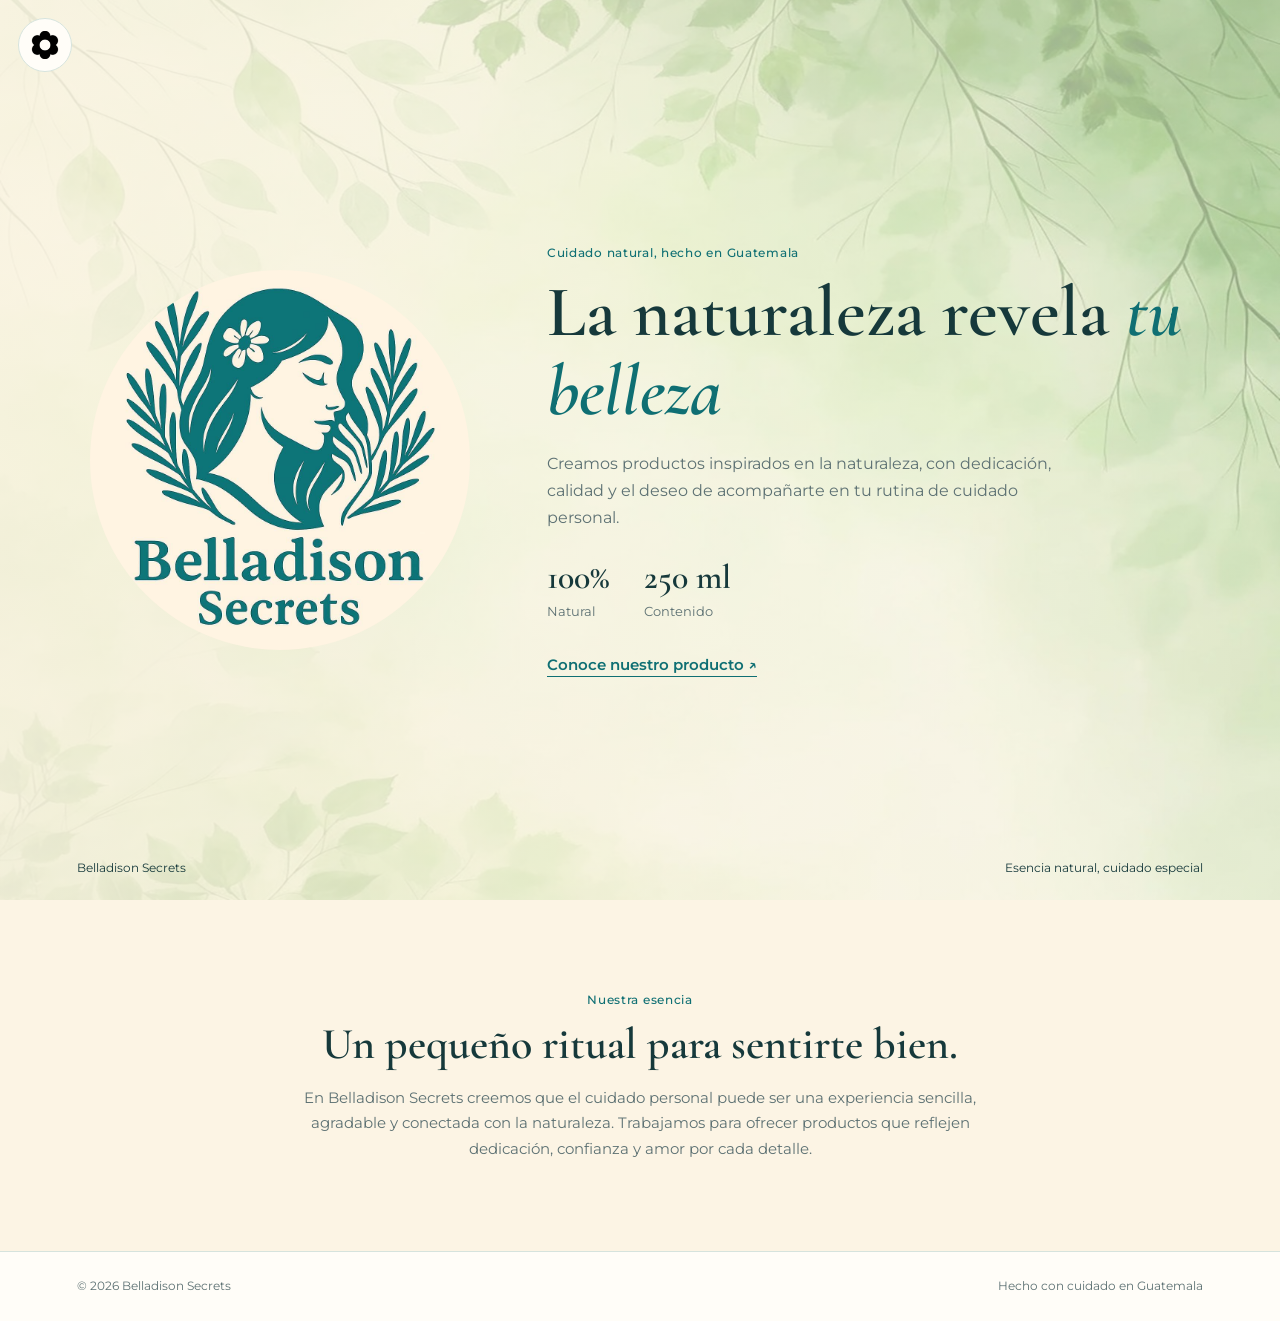
<file: index.html>
<!DOCTYPE html>
<html lang="es">

<head>
  <meta charset="UTF-8">
  <meta name="viewport" content="width=device-width, initial-scale=1.0">
  <title>Belladison Secrets | Inicio</title>
  <link rel="stylesheet" href="estilos/principal.css">
  <link rel="preconnect" href="https://fonts.googleapis.com">
  <link rel="preconnect" href="https://fonts.gstatic.com" crossorigin>
  <link
    href="https://fonts.googleapis.com/css2?family=Cormorant+Garamond:wght@400;500;600;700&family=Montserrat:wght@300;400;500;600&display=swap"
    rel="stylesheet">
</head>

<body>
  <button class="menu-toggle" id="menuToggle" aria-label="Abrir menú" aria-expanded="false"><img
      src="imagenes/flor-menu.jpeg" alt=""></button>
  <div class="menu-overlay" id="menuOverlay"></div>
  <aside class="side-menu" id="sideMenu" aria-label="Menú principal">
    <div class="menu-brand"><img src="imagenes/logo-belladison.jpeg" alt="">
      <p>Belladison <em>Secrets</em></p>
    </div>
    <nav class="menu-links">
      <a href="paginas/producto.html">Producto</a><a href="paginas/info-general.html">Info general</a><a
        href="paginas/equipo.html">Equipo de trabajo</a>
      <a href="paginas/ventas.html">Sitio de ventas</a><a href="paginas/fundamento-ambiental.html">Fundamento
        ambiental</a><a href="paginas/ubicacion.html">Ubicación y contacto</a>
    </nav>
    <div class="menu-contact">
      <h3>Contáctanos</h3>
      <a href="tel:+50278822030">PBX +502 7882-2030</a><a href="https://wa.me/50278822030" target="_blank"
        rel="noopener">WhatsApp +502 7882-2030</a>
    </div>
    <p class="menu-note">Belleza natural, cuidado consciente.</p>
  </aside>
  <main>
    <section class="hero">
      <div class="hero-wash"></div>
      <div class="hero-content">
        <div class="hero-logo-area"><img class="hero-logo" src="imagenes/logo-belladison.jpeg"
            alt="Logo de Belladison Secrets"
            onerror="this.style.display='none';document.getElementById('logoFallback').style.display='block'">
          <div class="logo-fallback" id="logoFallback">Belladison Secrets</div>
        </div>
        <div class="hero-copy">
          <p class="eyebrow">Cuidado natural, hecho en Guatemala</p>
          <h1>La naturaleza revela <em>tu belleza</em></h1>
          <p class="hero-description">Creamos productos inspirados en la naturaleza, con dedicación, calidad y el deseo
            de acompañarte en tu rutina de cuidado personal.</p>
          <div class="product-facts">
            <div><strong>100%</strong><span>Natural</span></div>
            <div><strong>250 ml</strong><span>Contenido</span></div>
          </div>
          <a class="text-link" href="paginas/producto.html">Conoce nuestro producto ↗</a>
        </div>
      </div>
      <div class="hero-caption"><span>Belladison Secrets</span><span>Esencia natural, cuidado especial</span></div>
    </section>
    <section class="intro-section">
      <p class="eyebrow">Nuestra esencia</p>
      <h2>Un pequeño ritual para sentirte bien.</h2>
      <p>En Belladison Secrets creemos que el cuidado personal puede ser una experiencia sencilla, agradable y conectada
        con la naturaleza. Trabajamos para ofrecer productos que reflejen dedicación, confianza y amor por cada detalle.
      </p>
    </section>
  </main>
  <footer class="site-footer"><span>© <span class="current-year"></span> Belladison Secrets</span><span>Hecho con
      cuidado en Guatemala</span></footer>
  <script src="js/script.js"></script>
</body>

</html>
</file>
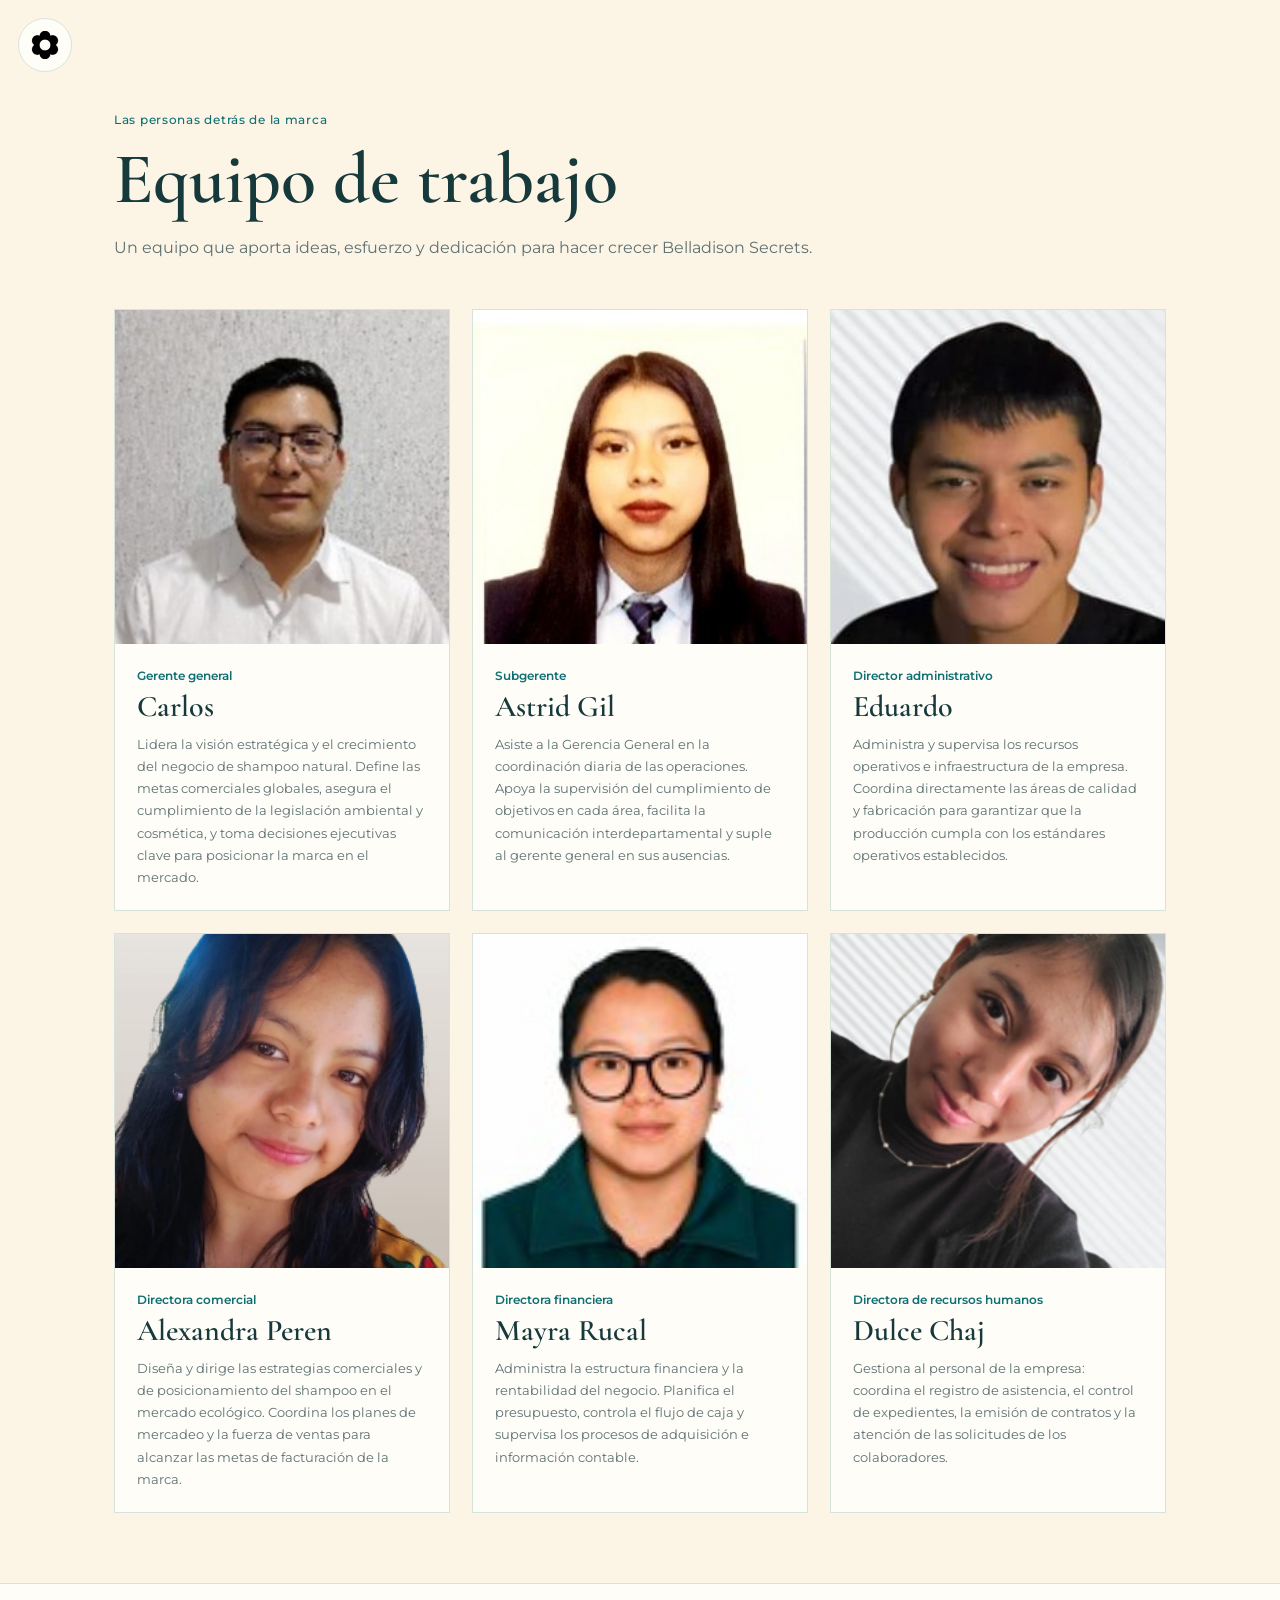
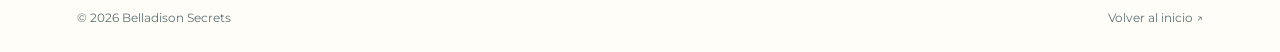
<file: paginas/equipo.html>
<!DOCTYPE html>
<html lang="es">

<head>
  <meta charset="UTF-8">
  <meta name="viewport" content="width=device-width, initial-scale=1.0">
  <title>Equipo de trabajo | Belladison Secrets</title>
  <link rel="stylesheet" href="../estilos/principal.css">
  <link rel="preconnect" href="https://fonts.googleapis.com">
  <link rel="preconnect" href="https://fonts.gstatic.com" crossorigin>
  <link
    href="https://fonts.googleapis.com/css2?family=Cormorant+Garamond:wght@400;500;600;700&family=Montserrat:wght@300;400;500;600&display=swap"
    rel="stylesheet">
</head>

<body class="inner-page">
  <button class="menu-toggle" id="menuToggle" aria-label="Abrir menú" aria-expanded="false"><img
      src="../imagenes/flor-menu.jpeg" alt=""></button>
  <div class="menu-overlay" id="menuOverlay"></div>
  <aside class="side-menu" id="sideMenu" aria-label="Menú principal">
    <div class="menu-brand"><img src="../imagenes/logo-belladison.jpeg" alt="">
      <p>Belladison <em>Secrets</em></p>
    </div>
    <nav class="menu-links">
      <a href="producto.html">Producto</a><a href="info-general.html">Info general</a><a href="equipo.html">Equipo de
        trabajo</a>
      <a href="ventas.html">Sitio de ventas</a><a href="fundamento-ambiental.html">Fundamento ambiental</a><a
        href="ubicacion.html">Ubicación y contacto</a>
    </nav>
    <div class="menu-contact">
      <h3>Contáctanos</h3>
      <a href="tel:+50278822030">PBX +502 7882-2030</a><a href="https://wa.me/50278822030" target="_blank"
        rel="noopener">WhatsApp +502 7882-2030</a>
    </div>
    <p class="menu-note">Belleza natural, cuidado consciente.</p>
  </aside>
  <main class="page-main">
    <section class="page-heading">
      <p class="eyebrow">Las personas detrás de la marca</p>
      <h1>Equipo de trabajo</h1>
      <p>Un equipo que aporta ideas, esfuerzo y dedicación para hacer crecer Belladison Secrets.</p>
    </section>
    <section class="team-grid">
      <article class="team-card">
        <div class="team-photo"><img src="../imagenes/equipo-carlos.jpg" alt="Foto de Carlos"
            onerror="this.style.display='none';this.nextElementSibling.style.display='grid'"><span
            class="image-placeholder">Foto de Carlos</span></div>
        <div class="team-copy">
          <p class="team-role">Gerente general</p>
          <h2>Carlos</h2>
          <p>Lidera la visión estratégica y el crecimiento del negocio de shampoo natural. Define las metas comerciales
            globales, asegura el cumplimiento de la legislación ambiental y cosmética, y toma decisiones ejecutivas
            clave para posicionar la marca en el mercado.</p>
        </div>
      </article>
      <article class="team-card">
        <div class="team-photo"><img src="../imagenes/equipo-astrid.jpg" alt="Foto de Astrid Méndez"
            onerror="this.style.display='none';this.nextElementSibling.style.display='grid'"><span
            class="image-placeholder">Foto de Astrid Méndez</span></div>
        <div class="team-copy">
          <p class="team-role">Subgerente</p>
          <h2>Astrid Gil</h2>
          <p>Asiste a la Gerencia General en la coordinación diaria de las operaciones. Apoya la supervisión del
            cumplimiento de objetivos en cada área, facilita la comunicación interdepartamental y suple al gerente
            general en sus ausencias.</p>
        </div>
      </article>
      <article class="team-card">
        <div class="team-photo"><img src="../imagenes/WhatsApp Image 2026-10-21 at 19.44.44.jpeg" alt="Foto de Eduardo"
            onerror="this.style.display='none';this.nextElementSibling.style.display='grid'"><span
            class="image-placeholder">Foto de Eduardo</span></div>
        <div class="team-copy">
          <p class="team-role">Director administrativo</p>
          <h2>Eduardo</h2>
          <p>Administra y supervisa los recursos operativos e infraestructura de la empresa. Coordina directamente las
            áreas de calidad y fabricación para garantizar que la producción cumpla con los estándares operativos
            establecidos.</p>
        </div>
      </article>
      <article class="team-card">
        <div class="team-photo"><img src="../imagenes/equipo-alexandra.png" alt="Foto de Alexandra Peren"
            onerror="this.style.display='none';this.nextElementSibling.style.display='grid'"><span
            class="image-placeholder">Foto de Alexandra Peren</span></div>
        <div class="team-copy">
          <p class="team-role">Directora comercial</p>
          <h2>Alexandra Peren</h2>
          <p>Diseña y dirige las estrategias comerciales y de posicionamiento del shampoo en el mercado ecológico.
            Coordina los planes de mercadeo y la fuerza de ventas para alcanzar las metas de facturación de la marca.
          </p>
        </div>
      </article>
      <article class="team-card">
        <div class="team-photo"><img src="../imagenes/equipo-mayra.jpg" alt="Foto de Mayra Rukal"
            onerror="this.style.display='none';this.nextElementSibling.style.display='grid'"><span
            class="image-placeholder">Foto de Mayra Rucal</span></div>
        <div class="team-copy">
          <p class="team-role">Directora financiera</p>
          <h2>Mayra Rucal</h2>
          <p>Administra la estructura financiera y la rentabilidad del negocio. Planifica el presupuesto, controla el
            flujo de caja y supervisa los procesos de adquisición e información contable.</p>
        </div>
      </article>
      <article class="team-card">
        <div class="team-photo"><img src="../imagenes/equipo-dulce.png" alt="Foto de Dulce Chaj"
            onerror="this.style.display='none';this.nextElementSibling.style.display='grid'"><span
            class="image-placeholder">Foto de Dulce Chaj</span></div>
        <div class="team-copy">
          <p class="team-role">Directora de recursos humanos</p>
          <h2>Dulce Chaj</h2>
          <p>Gestiona al personal de la empresa: coordina el registro de asistencia, el control de expedientes, la
            emisión de contratos y la atención de las solicitudes de los colaboradores.</p>
        </div>
      </article>
    </section>
  </main>
  <footer class="site-footer"><span>© <span class="current-year"></span> Belladison Secrets</span><a
      href="../index.html">Volver al inicio ↗</a></footer>
  <script src="../js/script.js"></script>
</body>

</html>
</file>
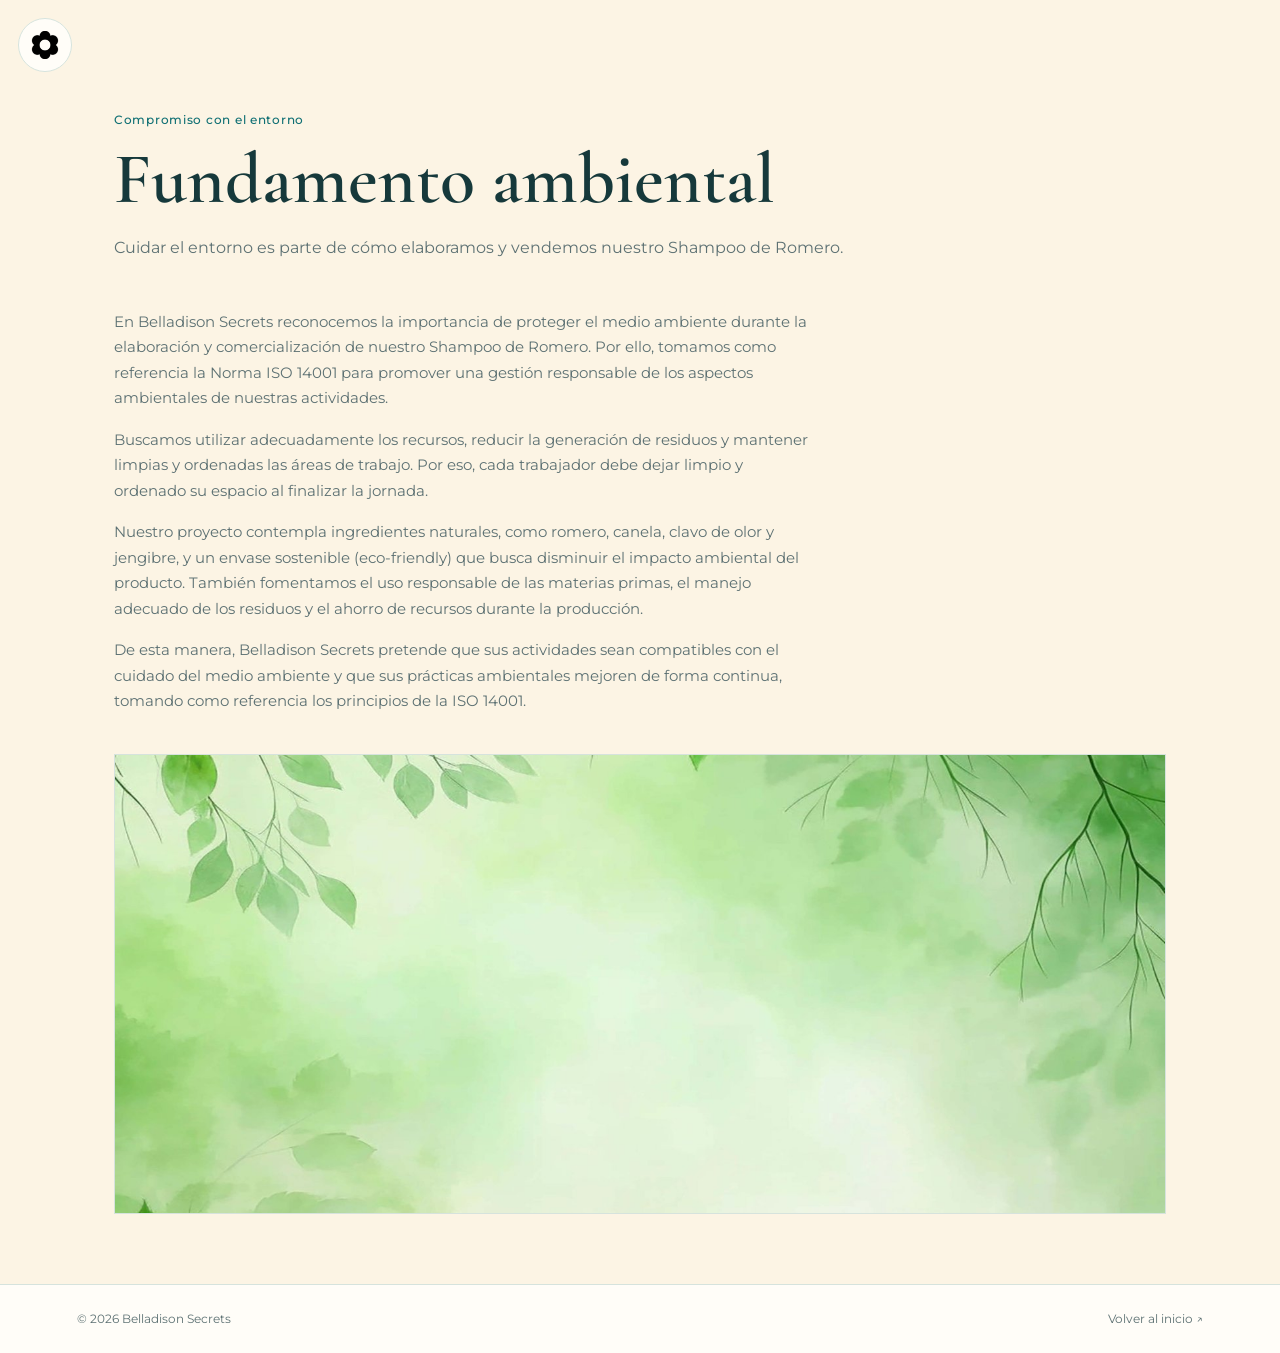
<file: paginas/fundamento-ambiental.html>
<!DOCTYPE html>
<html lang="es">

<head>
  <meta charset="UTF-8">
  <meta name="viewport" content="width=device-width, initial-scale=1.0">
  <title>Fundamento ambiental | Belladison Secrets</title>
  <link rel="stylesheet" href="../estilos/principal.css">
  <link rel="preconnect" href="https://fonts.googleapis.com">
  <link rel="preconnect" href="https://fonts.gstatic.com" crossorigin>
  <link
    href="https://fonts.googleapis.com/css2?family=Cormorant+Garamond:wght@400;500;600;700&family=Montserrat:wght@300;400;500;600&display=swap"
    rel="stylesheet">
</head>

<body class="inner-page">
  <button class="menu-toggle" id="menuToggle" aria-label="Abrir menú" aria-expanded="false"><img
      src="../imagenes/flor-menu.jpeg" alt=""></button>
  <div class="menu-overlay" id="menuOverlay"></div>
  <aside class="side-menu" id="sideMenu" aria-label="Menú principal">
    <div class="menu-brand"><img src="../imagenes/logo-belladison.jpeg" alt="">
      <p>Belladison <em>Secrets</em></p>
    </div>
    <nav class="menu-links">
      <a href="producto.html">Producto</a><a href="info-general.html">Info general</a><a href="equipo.html">Equipo de
        trabajo</a>
      <a href="ventas.html">Sitio de ventas</a><a href="fundamento-ambiental.html">Fundamento ambiental</a><a
        href="ubicacion.html">Ubicación y contacto</a>
    </nav>
    <div class="menu-contact">
      <h3>Contáctanos</h3>
      <a href="tel:+50278822030">PBX +502 7882-2030</a><a href="https://wa.me/50278822030" target="_blank"
        rel="noopener">WhatsApp +502 7882-2030</a>
    </div>
    <p class="menu-note">Belleza natural, cuidado consciente.</p>
  </aside>
  <main class="page-main">
    <section class="page-heading">
      <p class="eyebrow">Compromiso con el entorno</p>
      <h1>Fundamento ambiental</h1>
      <p>Cuidar el entorno es parte de cómo elaboramos y vendemos nuestro Shampoo de Romero.</p>
    </section>
    <section class="prose">
      <p>En Belladison Secrets reconocemos la importancia de proteger el medio ambiente durante la elaboración y
        comercialización de nuestro Shampoo de Romero. Por ello, tomamos como referencia la Norma ISO 14001 para
        promover una gestión responsable de los aspectos ambientales de nuestras actividades.</p>
      <p>Buscamos utilizar adecuadamente los recursos, reducir la generación de residuos y mantener limpias y ordenadas
        las áreas de trabajo. Por eso, cada trabajador debe dejar limpio y ordenado su espacio al finalizar la jornada.
      </p>
      <p>Nuestro proyecto contempla ingredientes naturales, como romero, canela, clavo de olor y jengibre, y un envase
        sostenible (eco-friendly) que busca disminuir el impacto ambiental del producto. También fomentamos el uso
        responsable de las materias primas, el manejo adecuado de los residuos y el ahorro de recursos durante la
        producción.</p>
      <p>De esta manera, Belladison Secrets pretende que sus actividades sean compatibles con el cuidado del medio
        ambiente y que sus prácticas ambientales mejoren de forma continua, tomando como referencia los principios de la
        ISO 14001.</p>
    </section>
    <section class="environment-image"><img src="../imagenes/fondo.jpg" alt="Hojas verdes sobre fondo suave"></section>
  </main>
  <footer class="site-footer"><span>© <span class="current-year"></span> Belladison Secrets</span><a
      href="../index.html">Volver al inicio ↗</a></footer>
  <script src="../js/script.js"></script>
</body>

</html>
</file>
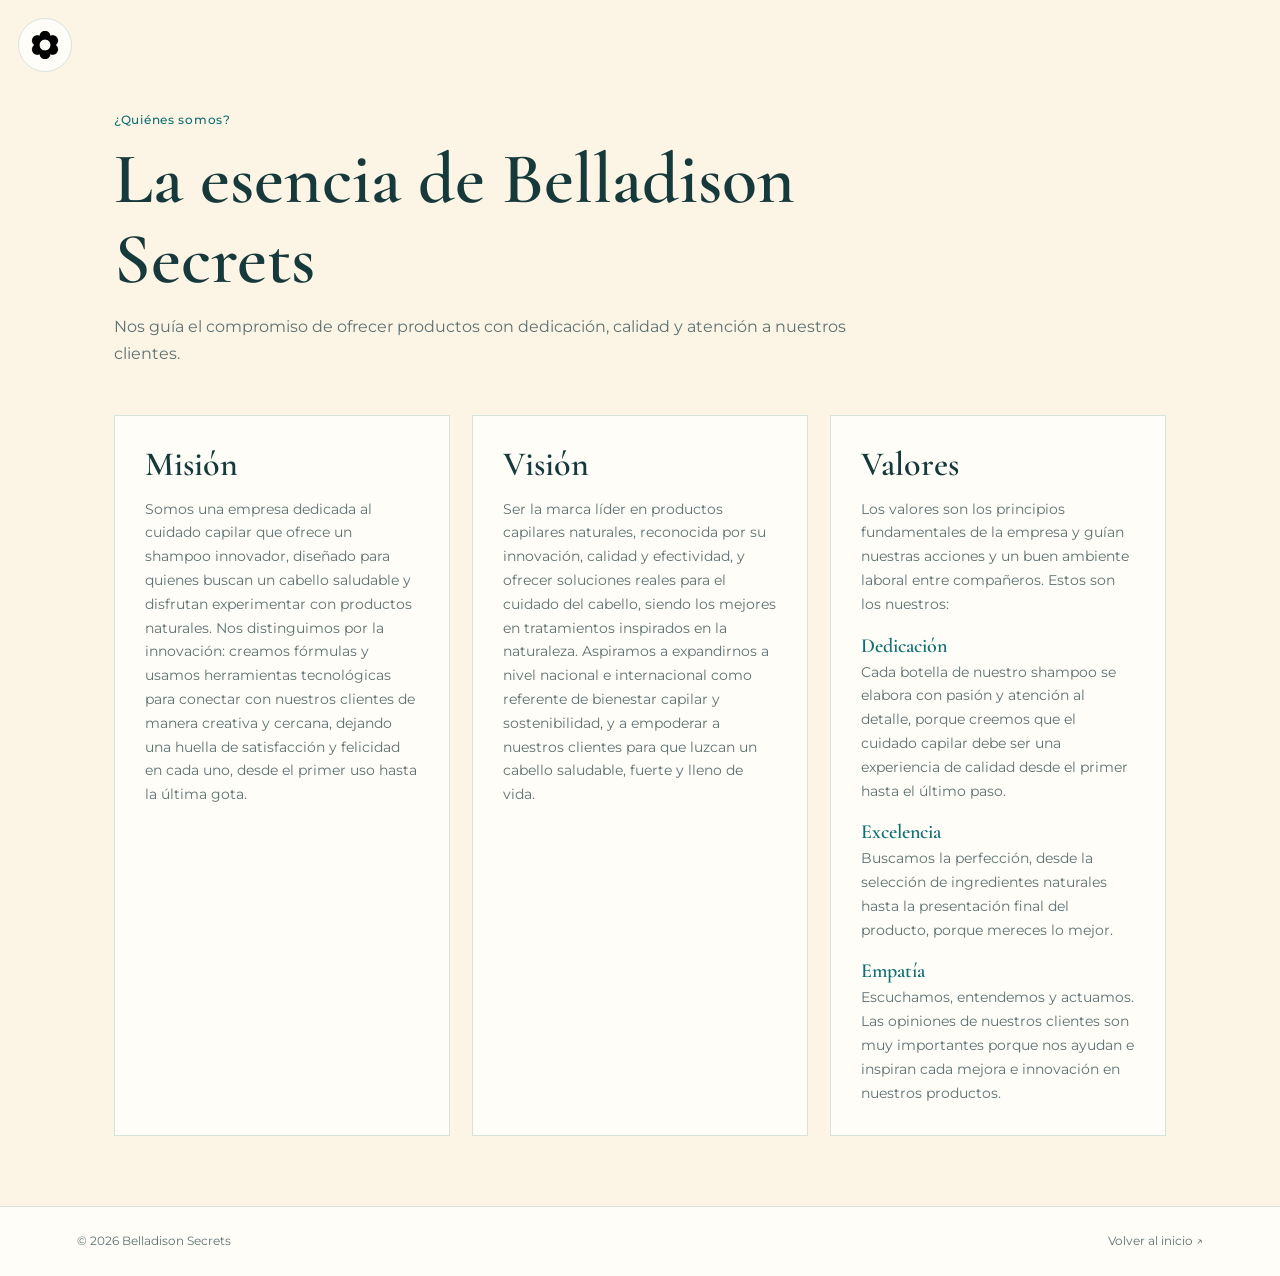
<file: paginas/info-general.html>
<!DOCTYPE html>
<html lang="es"><head><meta charset="UTF-8"><meta name="viewport" content="width=device-width, initial-scale=1.0">
<title>Info general | Belladison Secrets</title>
<link rel="stylesheet" href="../estilos/principal.css"><link rel="preconnect" href="https://fonts.googleapis.com"><link rel="preconnect" href="https://fonts.gstatic.com" crossorigin><link href="https://fonts.googleapis.com/css2?family=Cormorant+Garamond:wght@400;500;600;700&family=Montserrat:wght@300;400;500;600&display=swap" rel="stylesheet"></head>
<body class="inner-page">
<button class="menu-toggle" id="menuToggle" aria-label="Abrir menú" aria-expanded="false"><img src="../imagenes/flor-menu.jpeg" alt=""></button>
<div class="menu-overlay" id="menuOverlay"></div>
<aside class="side-menu" id="sideMenu" aria-label="Menú principal">
  <div class="menu-brand"><img src="../imagenes/logo-belladison.jpeg" alt=""><p>Belladison <em>Secrets</em></p></div>
  <nav class="menu-links">
    <a href="producto.html">Producto</a><a href="info-general.html">Info general</a><a href="equipo.html">Equipo de trabajo</a>
    <a href="ventas.html">Sitio de ventas</a><a href="fundamento-ambiental.html">Fundamento ambiental</a><a href="ubicacion.html">Ubicación y contacto</a>
  </nav>
  <div class="menu-contact"><h3>Contáctanos</h3>
    <a href="tel:+50278822030">PBX +502 7882-2030</a><a href="https://wa.me/50278822030" target="_blank" rel="noopener">WhatsApp +502 7882-2030</a></div>
  <p class="menu-note">Belleza natural, cuidado consciente.</p>
</aside>
<main class="page-main">
<section class="page-heading"><p class="eyebrow">¿Quiénes somos?</p><h1>La esencia de Belladison Secrets</h1><p>Nos guía el compromiso de ofrecer productos con dedicación, calidad y atención a nuestros clientes.</p></section>
<section class="values-grid">
<article class="text-panel"><h2>Misión</h2><p>Somos una empresa dedicada al cuidado capilar que ofrece un shampoo innovador, diseñado para quienes buscan un cabello saludable y disfrutan experimentar con productos naturales. Nos distinguimos por la innovación: creamos fórmulas y usamos herramientas tecnológicas para conectar con nuestros clientes de manera creativa y cercana, dejando una huella de satisfacción y felicidad en cada uno, desde el primer uso hasta la última gota.</p></article>
<article class="text-panel"><h2>Visión</h2><p>Ser la marca líder en productos capilares naturales, reconocida por su innovación, calidad y efectividad, y ofrecer soluciones reales para el cuidado del cabello, siendo los mejores en tratamientos inspirados en la naturaleza. Aspiramos a expandirnos a nivel nacional e internacional como referente de bienestar capilar y sostenibilidad, y a empoderar a nuestros clientes para que luzcan un cabello saludable, fuerte y lleno de vida.</p></article>
<article class="text-panel"><h2>Valores</h2><p>Los valores son los principios fundamentales de la empresa y guían nuestras acciones y un buen ambiente laboral entre compañeros. Estos son los nuestros:</p>
<h3>Dedicación</h3><p>Cada botella de nuestro shampoo se elabora con pasión y atención al detalle, porque creemos que el cuidado capilar debe ser una experiencia de calidad desde el primer hasta el último paso.</p>
<h3>Excelencia</h3><p>Buscamos la perfección, desde la selección de ingredientes naturales hasta la presentación final del producto, porque mereces lo mejor.</p>
<h3>Empatía</h3><p>Escuchamos, entendemos y actuamos. Las opiniones de nuestros clientes son muy importantes porque nos ayudan e inspiran cada mejora e innovación en nuestros productos.</p></article>
</section>
</main>
<footer class="site-footer"><span>© <span class="current-year"></span> Belladison Secrets</span><a href="../index.html">Volver al inicio ↗</a></footer>
<script src="../js/script.js"></script>
</body></html>
</file>
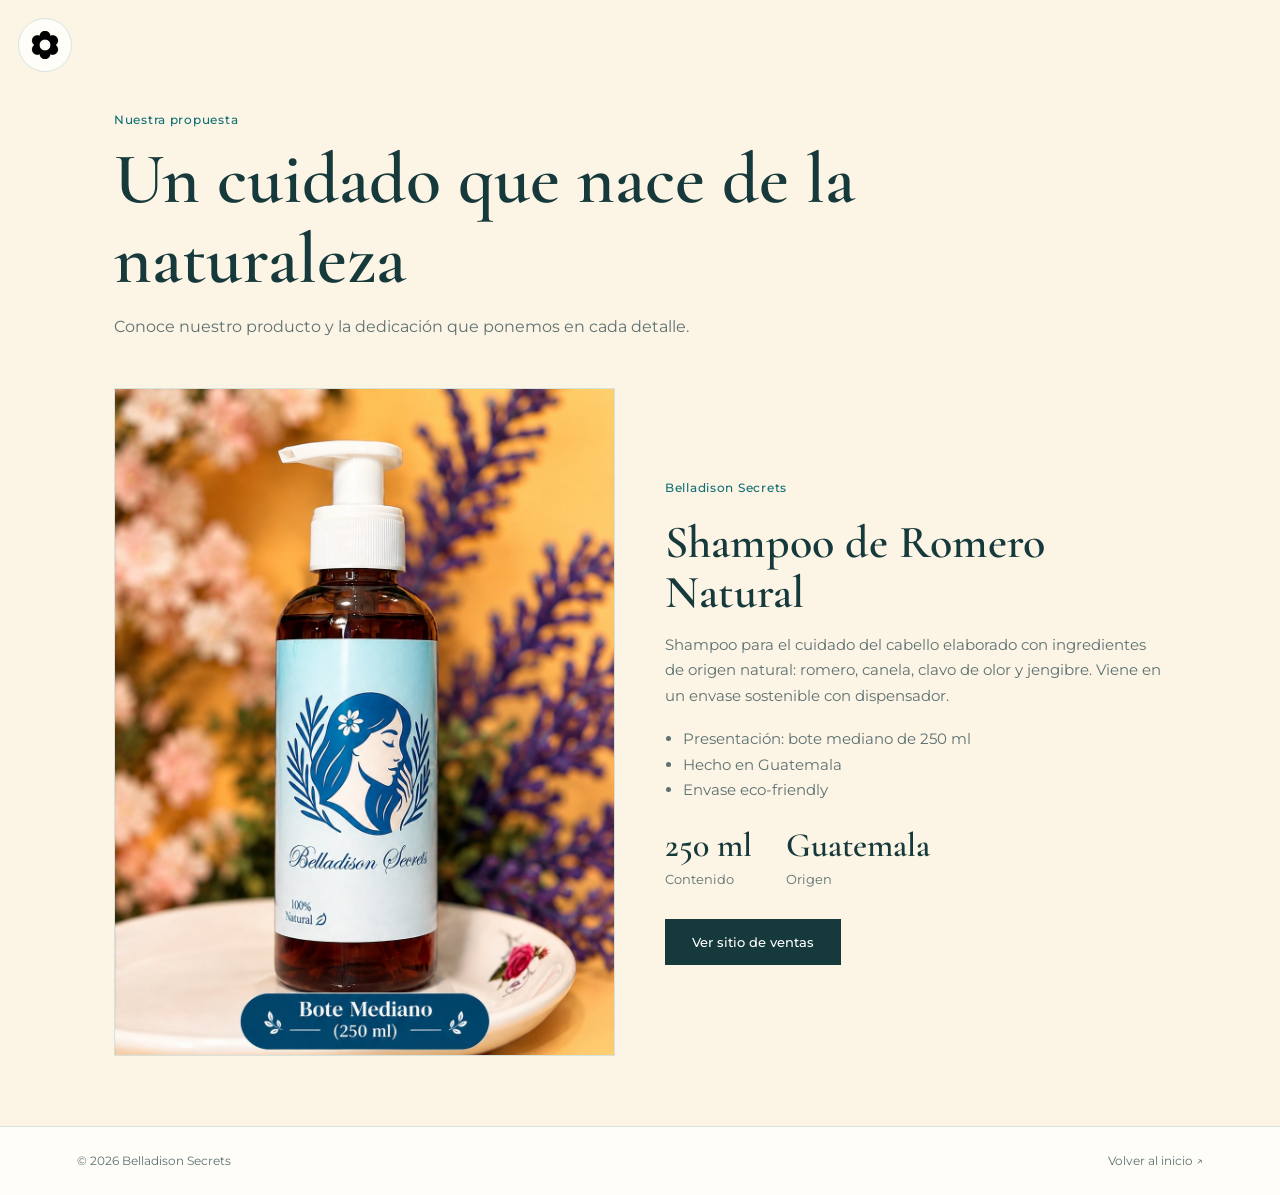
<file: paginas/producto.html>
<!DOCTYPE html>
<html lang="es"><head><meta charset="UTF-8"><meta name="viewport" content="width=device-width, initial-scale=1.0">
<title>Producto | Belladison Secrets</title>
<link rel="stylesheet" href="../estilos/principal.css"><link rel="preconnect" href="https://fonts.googleapis.com"><link rel="preconnect" href="https://fonts.gstatic.com" crossorigin><link href="https://fonts.googleapis.com/css2?family=Cormorant+Garamond:wght@400;500;600;700&family=Montserrat:wght@300;400;500;600&display=swap" rel="stylesheet"></head>
<body class="inner-page">
<button class="menu-toggle" id="menuToggle" aria-label="Abrir menú" aria-expanded="false"><img src="../imagenes/flor-menu.jpeg" alt=""></button>
<div class="menu-overlay" id="menuOverlay"></div>
<aside class="side-menu" id="sideMenu" aria-label="Menú principal">
  <div class="menu-brand"><img src="../imagenes/logo-belladison.jpeg" alt=""><p>Belladison <em>Secrets</em></p></div>
  <nav class="menu-links">
    <a href="producto.html">Producto</a><a href="info-general.html">Info general</a><a href="equipo.html">Equipo de trabajo</a>
    <a href="ventas.html">Sitio de ventas</a><a href="fundamento-ambiental.html">Fundamento ambiental</a><a href="ubicacion.html">Ubicación y contacto</a>
  </nav>
  <div class="menu-contact"><h3>Contáctanos</h3>
    <a href="tel:+50278822030">PBX +502 7882-2030</a><a href="https://wa.me/50278822030" target="_blank" rel="noopener">WhatsApp +502 7882-2030</a></div>
  <p class="menu-note">Belleza natural, cuidado consciente.</p>
</aside>
<main class="page-main">
<section class="page-heading"><p class="eyebrow">Nuestra propuesta</p><h1>Un cuidado que nace de la naturaleza</h1><p>Conoce nuestro producto y la dedicación que ponemos en cada detalle.</p></section>
<section class="product-detail">
 <div class="product-image-frame"><img src="../imagenes/producto-principal.jpg" alt="Bote mediano de Shampoo de Romero Natural Belladison Secrets, 250 ml"></div>
 <div class="product-detail-copy"><p class="eyebrow">Belladison Secrets</p><h2>Shampoo de Romero Natural</h2>
  <p>Shampoo para el cuidado del cabello elaborado con ingredientes de origen natural: romero, canela, clavo de olor y jengibre. Viene en un envase sostenible con dispensador.</p>
  <ul><li>Presentación: bote mediano de 250 ml</li><li>Hecho en Guatemala</li><li>Envase eco-friendly</li></ul>
  <div class="product-facts"><div><strong>250 ml</strong><span>Contenido</span></div><div><strong>Guatemala</strong><span>Origen</span></div></div>
  <a class="button button-dark" href="ventas.html">Ver sitio de ventas</a></div>
</section>
</main>
<footer class="site-footer"><span>© <span class="current-year"></span> Belladison Secrets</span><a href="../index.html">Volver al inicio ↗</a></footer>
<script src="../js/script.js"></script>
</body></html>
</file>
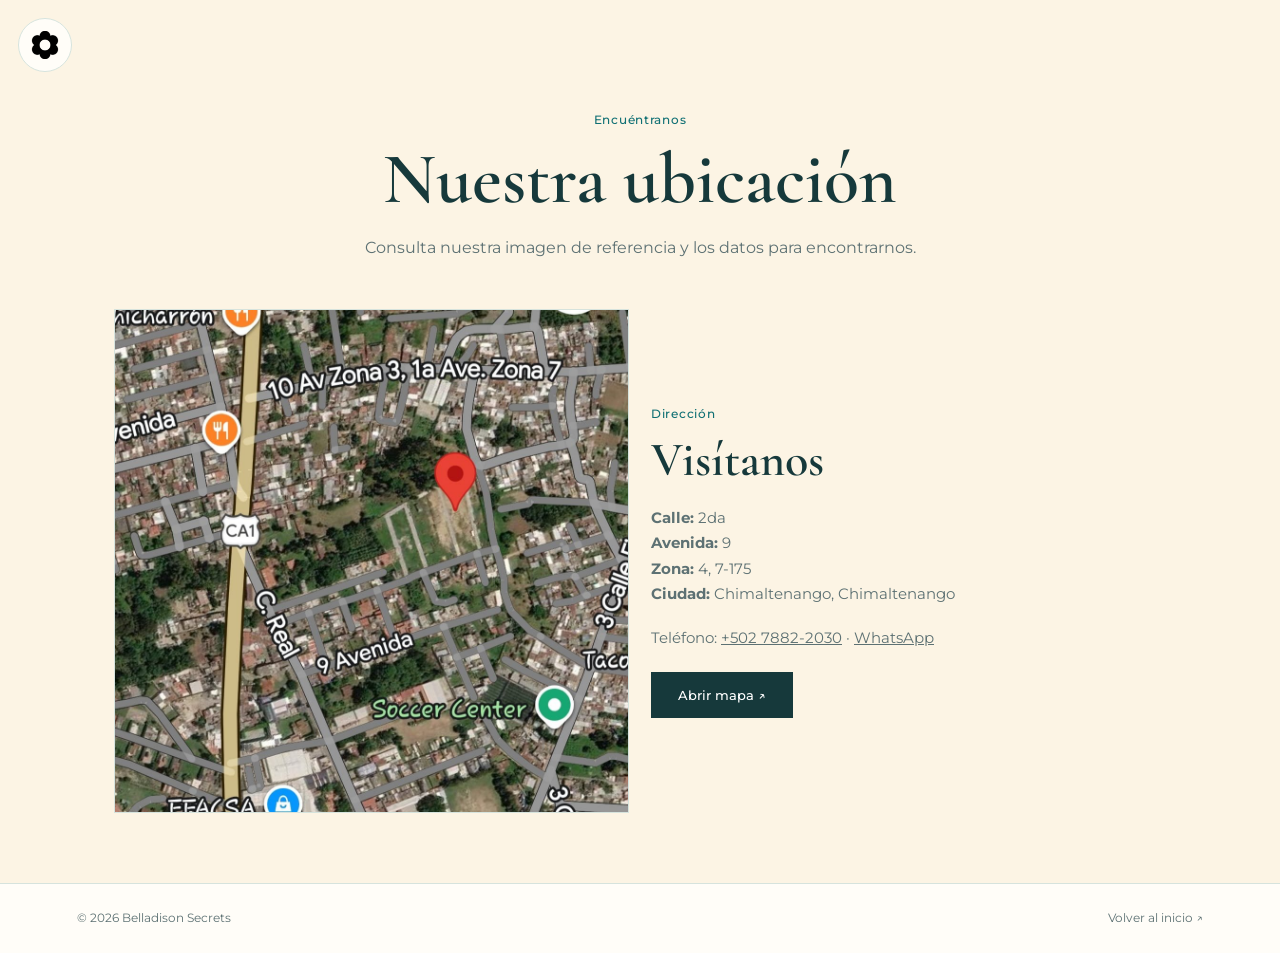
<file: paginas/ubicacion.html>
<!DOCTYPE html>
<html lang="es"><head><meta charset="UTF-8"><meta name="viewport" content="width=device-width, initial-scale=1.0">
<title>Ubicación y contacto | Belladison Secrets</title>
<link rel="stylesheet" href="../estilos/principal.css"><link rel="preconnect" href="https://fonts.googleapis.com"><link rel="preconnect" href="https://fonts.gstatic.com" crossorigin><link href="https://fonts.googleapis.com/css2?family=Cormorant+Garamond:wght@400;500;600;700&family=Montserrat:wght@300;400;500;600&display=swap" rel="stylesheet"></head>
<body class="inner-page">
<button class="menu-toggle" id="menuToggle" aria-label="Abrir menú" aria-expanded="false"><img src="../imagenes/flor-menu.jpeg" alt=""></button>
<div class="menu-overlay" id="menuOverlay"></div>
<aside class="side-menu" id="sideMenu" aria-label="Menú principal">
  <div class="menu-brand"><img src="../imagenes/logo-belladison.jpeg" alt=""><p>Belladison <em>Secrets</em></p></div>
  <nav class="menu-links">
    <a href="producto.html">Producto</a><a href="info-general.html">Info general</a><a href="equipo.html">Equipo de trabajo</a>
    <a href="ventas.html">Sitio de ventas</a><a href="fundamento-ambiental.html">Fundamento ambiental</a><a href="ubicacion.html">Ubicación y contacto</a>
  </nav>
  <div class="menu-contact"><h3>Contáctanos</h3>
    <a href="tel:+50278822030">PBX +502 7882-2030</a><a href="https://wa.me/50278822030" target="_blank" rel="noopener">WhatsApp +502 7882-2030</a></div>
  <p class="menu-note">Belleza natural, cuidado consciente.</p>
</aside>
<main class="page-main">
<section class="page-heading" style="text-align:center;margin-inline:auto"><p class="eyebrow">Encuéntranos</p><h1>Nuestra ubicación</h1><p>Consulta nuestra imagen de referencia y los datos para encontrarnos.</p></section>
<section class="contact-grid" style="align-items:center">
<a class="map-link" href="https://www.google.com/maps?q=14.663778,-90.833556" target="_blank" rel="noopener" aria-label="Abrir la ubicación en Google Maps"><img src="../imagenes/mapa-ubicacion.jpg" alt="Mapa satelital con la ubicación de Belladison Secrets" style="width:100%;border:1px solid var(--line)"></a>
<div><p class="eyebrow">Dirección</p><h2 style="font-size:48px;margin-bottom:18px">Visítanos</h2>
<p><strong>Calle:</strong> 2da</p><p><strong>Avenida:</strong> 9</p><p><strong>Zona:</strong> 4, 7-175</p><p><strong>Ciudad:</strong> Chimaltenango, Chimaltenango</p>
<p style="margin:18px 0 22px">Teléfono: <a href="tel:+50278822030">+502 7882-2030</a> · <a href="https://wa.me/50278822030" target="_blank" rel="noopener">WhatsApp</a></p>
<a class="button button-dark" href="https://www.google.com/maps?q=14.663778,-90.833556" target="_blank" rel="noopener">Abrir mapa ↗</a></div>
</section>
</main>
<footer class="site-footer"><span>© <span class="current-year"></span> Belladison Secrets</span><a href="../index.html">Volver al inicio ↗</a></footer>
<script src="../js/script.js"></script>
</body></html>
</file>
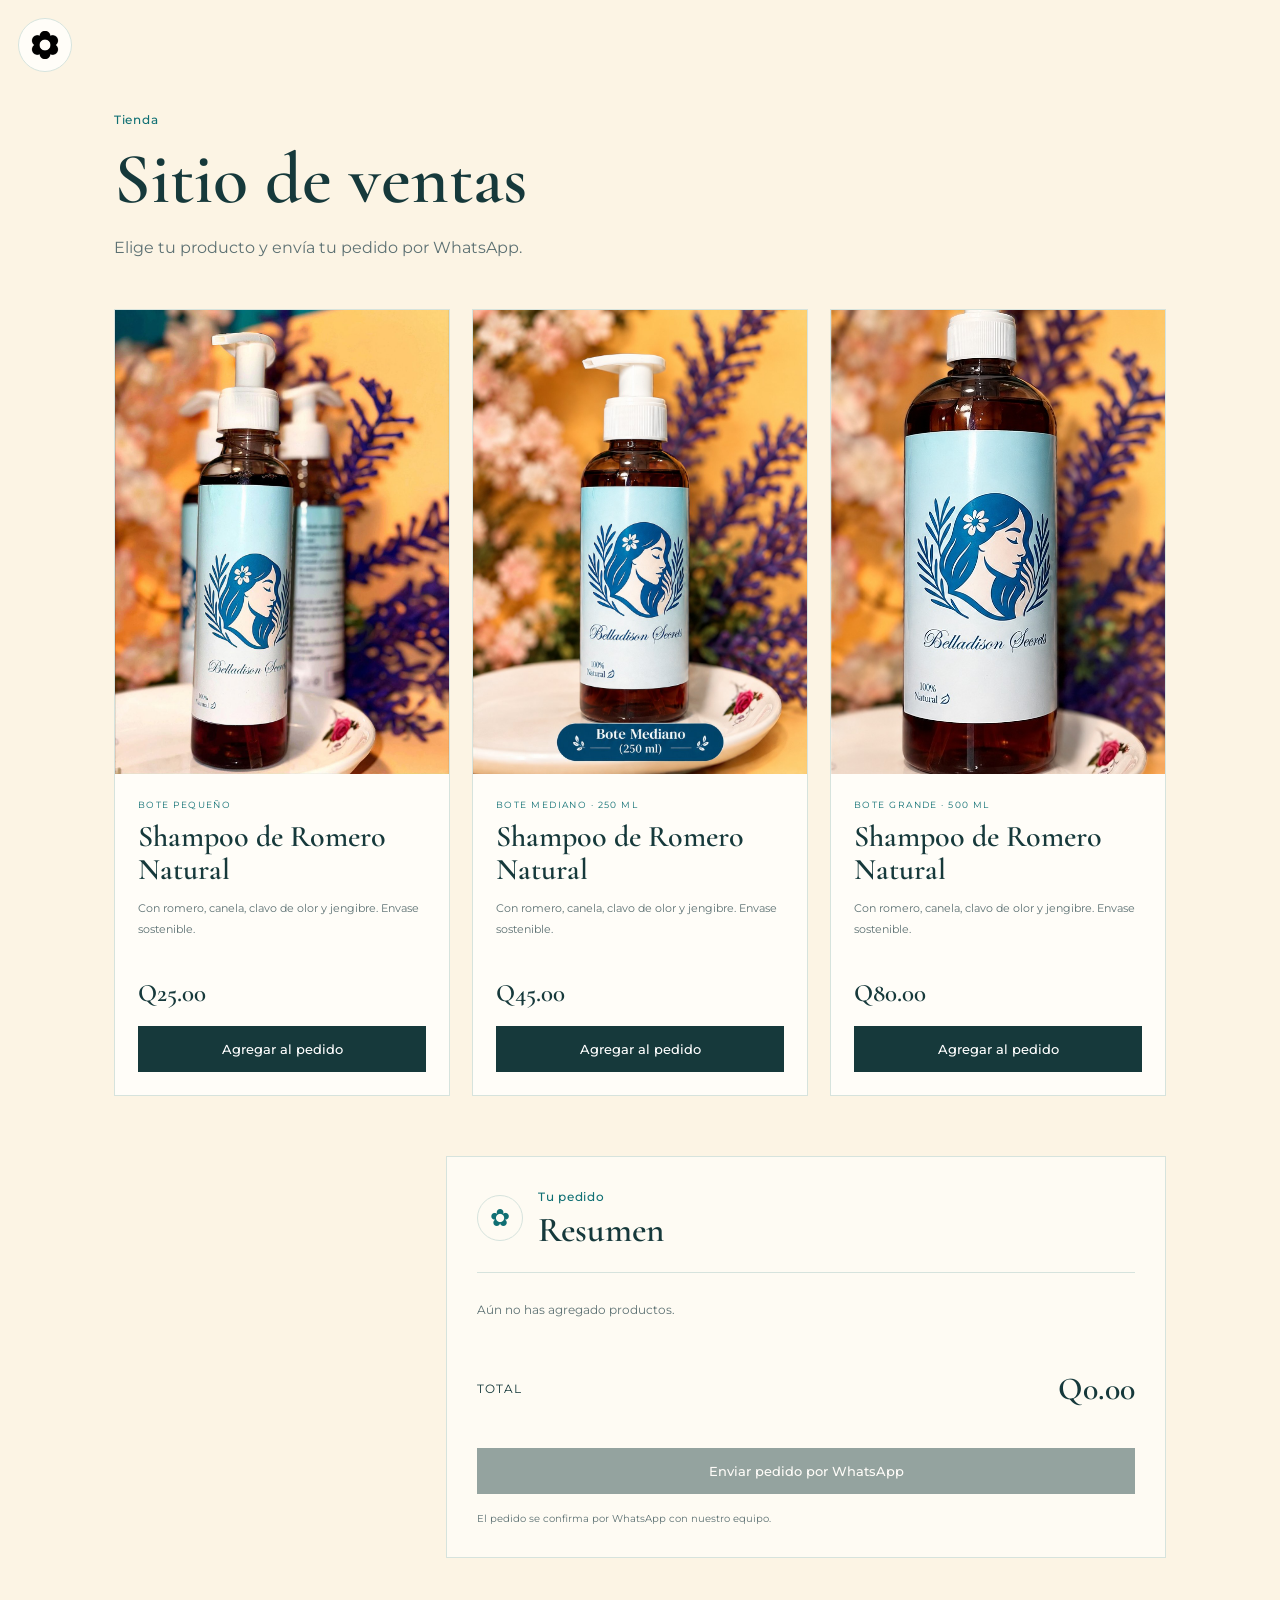
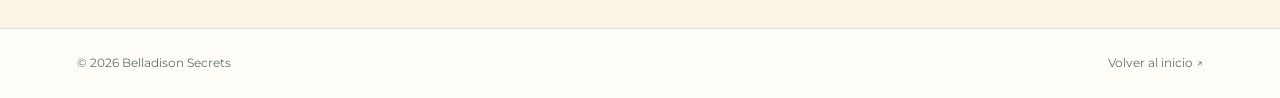
<file: paginas/ventas.html>
<!DOCTYPE html>
<html lang="es">

<head>
  <meta charset="UTF-8">
  <meta name="viewport" content="width=device-width, initial-scale=1.0">
  <title>Sitio de ventas | Belladison Secrets</title>
  <link rel="stylesheet" href="../estilos/ventas.css">
  <link rel="preconnect" href="https://fonts.googleapis.com">
  <link rel="preconnect" href="https://fonts.gstatic.com" crossorigin>
  <link
    href="https://fonts.googleapis.com/css2?family=Cormorant+Garamond:wght@400;500;600;700&family=Montserrat:wght@300;400;500;600&display=swap"
    rel="stylesheet">
</head>

<body class="inner-page">
  <button class="menu-toggle" id="menuToggle" aria-label="Abrir menú" aria-expanded="false"><img
      src="../imagenes/flor-menu.jpeg" alt=""></button>
  <div class="menu-overlay" id="menuOverlay"></div>
  <aside class="side-menu" id="sideMenu" aria-label="Menú principal">
    <div class="menu-brand"><img src="../imagenes/logo-belladison.jpeg" alt="">
      <p>Belladison <em>Secrets</em></p>
    </div>
    <nav class="menu-links">
      <a href="producto.html">Producto</a><a href="info-general.html">Info general</a><a href="equipo.html">Equipo de
        trabajo</a>
      <a href="ventas.html">Sitio de ventas</a><a href="fundamento-ambiental.html">Fundamento ambiental</a><a
        href="ubicacion.html">Ubicación y contacto</a>
    </nav>
    <div class="menu-contact">
      <h3>Contáctanos</h3>
      <a href="tel:+50278822030">PBX +502 7882-2030</a><a href="https://wa.me/50278822030" target="_blank"
        rel="noopener">WhatsApp +502 7882-2030</a>
    </div>
    <p class="menu-note">Belleza natural, cuidado consciente.</p>
  </aside>
  <main class="page-main">
    <section class="page-heading">
      <p class="eyebrow">Tienda</p>
      <h1>Sitio de ventas</h1>
      <p>Elige tu producto y envía tu pedido por WhatsApp.</p>
    </section>
    <section class="sales-grid" id="salesGrid"></section>
    <section class="cart-summary" aria-live="polite">
      <div class="cart-heading"><span class="cart-icon" aria-hidden="true">✿</span>
        <div>
          <p class="eyebrow">Tu pedido</p>
          <h2>Resumen</h2>
        </div>
      </div>
      <div class="cart-items" id="cartItems"></div>
      <div class="cart-total-row"><span>Total</span><strong id="cartTotal">Q0.00</strong></div>
      <a class="button button-dark cart-order" id="orderBtn" aria-disabled="true" target="_blank" rel="noopener">Enviar
        pedido por WhatsApp</a>
      <p class="cart-note">El pedido se confirma por WhatsApp con nuestro equipo.</p>
    </section>
  </main>
  <footer class="site-footer"><span>© <span class="current-year"></span> Belladison Secrets</span><a
      href="../index.html">Volver al inicio ↗</a></footer>
  <script src="../js/script.js"></script>
  <script>
    /* EDITAR: precios de ejemplo; pon los reales. Para agregar fotos, escribe la ruta en img (ej. ../imagenes/producto-grande.jpg). */
    var PRODUCTS = [
      { id: "pequeno", name: "Shampoo de Romero Natural", size: "Bote pequeño", desc: "Con romero, canela, clavo de olor y jengibre. Envase sostenible.", price: 25, img: "../imagenes/producto-detalle.jpg" },
      { id: "mediano", name: "Shampoo de Romero Natural", size: "Bote mediano · 250 ml", desc: "Con romero, canela, clavo de olor y jengibre. Envase sostenible.", price: 45, img: "../imagenes/producto-principal.jpg" },
      { id: "grande", name: "Shampoo de Romero Natural", size: "Bote grande · 500 ml", desc: "Con romero, canela, clavo de olor y jengibre. Envase sostenible.", price: 80, img: "../imagenes/grande.jpeg" }
    ];
    var WA = "50278822030", cart = {};
    function q(n) { return "Q" + n.toFixed(2) }
    function render() {
      var rows = "", total = 0, msg = [];
      PRODUCTS.forEach(function (p) {
        var c = cart[p.id] || 0; if (!c) return; total += c * p.price; msg.push(c + " x " + p.name + " (" + p.size + ")");
        rows += '<div class="cart-row"><div><span class="cart-row-name">' + p.name + '</span><span class="cart-row-detail">' + c + " x " + q(p.price) + '</span></div><button class="button" data-less="' + p.id + '" aria-label="Quitar uno">−</button><span class="cart-row-price">' + q(c * p.price) + "</span></div>"
      });
      document.getElementById("cartItems").innerHTML = rows || '<p class="empty-cart">Aún no has agregado productos.</p>';
      document.getElementById("cartTotal").textContent = q(total);
      var b = document.getElementById("orderBtn"); b.setAttribute("aria-disabled", total ? "false" : "true");
      b.href = total ? "https://wa.me/" + WA + "?text=" + encodeURIComponent("Hola, quiero hacer este pedido:\n" + msg.join("\n") + "\nTotal: " + q(total)) : "#";
    }
    document.getElementById("salesGrid").innerHTML = PRODUCTS.map(function (p) { return '<article class="sale-card"><div class="sale-image">' + (p.img ? '<img src="' + p.img + '" alt="' + p.name + ' ' + p.size + '">' : '<div class="image-placeholder" style="display:grid">Foto del ' + p.size.split(" ·")[0].toLowerCase() + '</div>') + '</div><div class="sale-copy"><p class="product-kicker">' + p.size + '</p><h2>' + p.name + '</h2><p>' + p.desc + '</p><span class="sale-price">' + q(p.price) + '</span><button class="button button-dark add-product" data-add="' + p.id + '">Agregar al pedido</button></div></article>' }).join("");
    document.addEventListener("click", function (e) {
      var a = e.target.dataset.add, l = e.target.dataset.less;
      if (a) { cart[a] = (cart[a] || 0) + 1; render() } if (l) { cart[l] = Math.max(0, (cart[l] || 0) - 1); render() }
    });
    render();
  </script>
</body>

</html>
</file>
<file: estilos/principal.css>
/* ESTILOS GENERALES de Belladison Secrets. Los colores se cambian en :root. */
:root{
  --teal:#0f6f73; --olive:#0f6f73; --olive-dark:#0a4f52;
  --ink:#16393b; --muted:#5d7173; --line:#d6e3dd; --paper:#fffdf8; --cream:#fcf4e4;
  --font-title:"Cormorant Garamond",Georgia,serif;
  --font-body:"Montserrat",system-ui,sans-serif;
}
*{box-sizing:border-box;margin:0;padding:0}
html{scroll-behavior:smooth}
body{font-family:var(--font-body);font-weight:400;color:var(--ink);background:var(--cream);line-height:1.7;font-size:15px}
img{max-width:100%;display:block}
a{color:inherit}
h1,h2,h3{font-family:var(--font-title);font-weight:600;line-height:1.1}
h1{font-size:clamp(40px,6vw,72px)} h2{font-size:34px} h3{font-size:24px}
p{color:var(--muted)}
:focus-visible{outline:2px solid var(--teal);outline-offset:3px}
.eyebrow{font-size:12px;letter-spacing:.06em;color:var(--teal);margin-bottom:10px;font-weight:500}

/* MENÚ LATERAL */
.menu-toggle{position:fixed;top:18px;left:18px;z-index:30;width:54px;height:54px;border-radius:50%;border:1px solid var(--line);background:var(--paper);cursor:pointer;display:grid;place-items:center;transition:transform .3s}
.menu-toggle:hover{transform:rotate(30deg)}
.menu-toggle img{width:28px;mix-blend-mode:multiply}
.menu-overlay{position:fixed;inset:0;background:rgba(10,40,42,.5);opacity:0;pointer-events:none;transition:opacity .3s;z-index:40}
.side-menu{position:fixed;top:0;left:0;bottom:0;width:min(340px,86vw);background:var(--ink);color:#fff;z-index:50;padding:34px 30px;display:flex;flex-direction:column;gap:30px;transform:translateX(-100%);transition:transform .35s;overflow-y:auto}
body.menu-open .side-menu{transform:none}
body.menu-open .menu-overlay{opacity:1;pointer-events:auto}
.menu-brand{display:flex;align-items:center;gap:12px;font:600 26px var(--font-title)}
.menu-brand img{width:44px;border-radius:50%}
.menu-brand em{font-weight:500}
.menu-links{display:flex;flex-direction:column}
.menu-links a{padding:14px 0;border-bottom:1px solid rgba(255,255,255,.15);text-decoration:none;font-size:17px}
.menu-links a:hover,.menu-links a[aria-current]{color:#a9dcd5}
.menu-contact h3{font-size:22px;margin-bottom:8px}
.menu-contact a{display:block;text-decoration:none;font-size:14px;padding:3px 0;color:#d8efe9}
.menu-note{margin-top:auto;font:italic 18px var(--font-title);color:#a9dcd5}

/* PORTADA */
.hero{min-height:100vh;position:relative;display:flex;flex-direction:column;justify-content:center;padding:90px 6vw 70px;background:url("../imagenes/fondo.jpg") center/cover}
.hero-wash{position:absolute;inset:0;background:linear-gradient(90deg,rgba(252,244,228,.92),rgba(252,244,228,.55))}
.hero-content{position:relative;display:grid;grid-template-columns:minmax(220px,380px) 1fr;gap:6vw;align-items:center;max-width:1100px;margin:auto}
.hero-logo{width:100%;border-radius:50%}
.logo-fallback{display:none;text-align:center;font:600 40px var(--font-title);color:var(--teal)}
.hero-copy h1 em{font-style:italic;color:var(--teal)}
.hero-description{max-width:46ch;margin:18px 0 26px;font-size:16px}
.product-facts{display:flex;gap:34px;margin:0 0 28px}
.product-facts strong{display:block;font:600 34px var(--font-title);color:var(--ink)}
.product-facts span{font-size:13px;color:var(--muted)}
.text-link{font-weight:600;color:var(--teal);text-decoration:none;border-bottom:1px solid currentColor;padding-bottom:2px}
.hero-caption{position:absolute;left:6vw;right:6vw;bottom:22px;display:flex;justify-content:space-between;font-size:12px;color:var(--ink)}
.intro-section{max-width:720px;margin:0 auto;padding:90px 24px;text-align:center}
.intro-section h2{font-size:44px;margin-bottom:16px}

/* PÁGINAS INTERNAS */
.inner-page{background:var(--cream)}
.page-main{max-width:1100px;margin:0 auto;padding:110px 24px 70px}
.page-heading{max-width:760px;margin-bottom:48px}
.page-heading h1{margin-bottom:14px}
.page-heading p:last-child{font-size:16px}
.image-placeholder{display:none;place-items:center;text-align:center;background:#e4ece6;color:var(--muted);font-size:13px;width:100%;height:100%;min-height:200px}
.button{display:inline-block;padding:14px 26px;border:1px solid var(--ink);background:transparent;color:var(--ink);font:500 13px var(--font-body);cursor:pointer;text-decoration:none;transition:background .2s,color .2s}
.button:hover{background:var(--ink);color:#fff}
.button-dark{background:var(--ink);color:#fff}
.button-dark:hover{background:var(--olive-dark)}

.product-detail{display:grid;grid-template-columns:1fr 1fr;gap:50px;align-items:center}
.product-image-frame{border:1px solid var(--line);background:var(--paper);aspect-ratio:3/4;overflow:hidden}
.product-image-frame img{width:100%;height:100%;object-fit:cover}
.product-detail-copy h2{font-size:46px;margin-bottom:14px}
.product-detail-copy p{margin-bottom:18px}
.product-detail-copy ul{margin:0 0 22px 18px;color:var(--muted)}

.values-grid{display:grid;grid-template-columns:repeat(3,1fr);gap:22px}
.text-panel{background:var(--paper);border:1px solid var(--line);padding:30px}
.text-panel h2{margin-bottom:14px}
.text-panel h3{margin:18px 0 4px;font-size:20px;color:var(--teal)}
.text-panel p{font-size:14px}

.team-grid{display:grid;grid-template-columns:repeat(3,1fr);gap:22px}
.team-card{background:var(--paper);border:1px solid var(--line)}
.team-photo{aspect-ratio:1/1;overflow:hidden;background:#e4ece6}
.team-photo img{width:100%;height:100%;object-fit:cover;object-position:center 25%}
.team-copy{padding:22px}
.team-role{font-size:12px;color:var(--teal);font-weight:600;margin-bottom:4px}
.team-copy h2{font-size:30px;margin-bottom:10px}
.team-copy p:last-child{font-size:13px}

.environment-image{margin-top:40px;aspect-ratio:16/7;overflow:hidden;border:1px solid var(--line)}
.environment-image img{width:100%;height:100%;object-fit:cover}
.prose p{margin-bottom:16px;max-width:70ch;font-size:15px}

.contact-grid{display:grid;grid-template-columns:1fr 1fr;gap:22px}
.map-box{min-height:280px;display:grid;place-items:center;text-align:center;padding:24px;border:1px dashed var(--teal);background:var(--paper)}

.site-footer{display:flex;justify-content:space-between;gap:12px;flex-wrap:wrap;padding:24px 6vw;border-top:1px solid var(--line);font-size:12px;color:var(--muted);background:var(--paper);position:relative}
.site-footer a{text-decoration:none}

@media(max-width:900px){
  .values-grid,.team-grid{grid-template-columns:repeat(2,1fr)}
  .product-detail,.contact-grid,.hero-content{grid-template-columns:1fr}
  .hero-logo{max-width:240px}
}
@media(max-width:600px){
  .values-grid,.team-grid{grid-template-columns:1fr}
  .hero-caption{flex-direction:column;gap:2px;position:static;margin-top:30px}
}
@media(prefers-reduced-motion:reduce){*{transition:none!important}}
</file>
<file: estilos/ventas.css>
/* ESTILOS DE LA TIENDA. Los colores generales se definen en principal.css. */
@import url("principal.css");

/* Tres productos alineados en escritorio. */
.sales-grid {
    display: grid;
    grid-template-columns: repeat(3, minmax(0, 1fr));
    gap: 22px;
    align-items: start;
}

.sale-card {
    border: 1px solid var(--line);
    background: var(--paper);
}

.sale-image {
    height: 380px;
    overflow: hidden;
    background: #e8e2d5;
}

.sale-image img {
    width: 100%;
    height: 100%;
    object-fit: cover;
    transition: transform .4s;
}

.sale-card:hover .sale-image img {
    transform: scale(1.05);
}

.sale-image .image-placeholder {
    height: 100%;
}

.sale-copy {
    padding: 23px;
}

.product-kicker {
    margin-bottom: 8px;
    color: var(--olive);
    font-size: 9px;
    letter-spacing: .16em;
    text-transform: uppercase;
}

.sale-copy h2 {
    margin-bottom: 12px;
    font-size: 30px;
}

.sale-copy>p:not(.product-kicker) {
    min-height: 62px;
    font-size: 11px;
    line-height: 1.9;
}

.sale-price {
    display: block;
    margin: 18px 0;
    color: var(--ink);
    font: 600 25px var(--font-title);
}

.add-product {
    width: 100%;
}

.add-product.added {
    background: var(--olive-dark);
    color: white;
}

/* RESUMEN: cantidades por producto, precio unitario y total. */
.cart-summary {
    width: min(100%, 720px);
    margin: 60px 0 0 auto;
    padding: 30px;
    border: 1px solid var(--line);
    background: rgba(255, 253, 248, .8);
}

.cart-heading {
    display: flex;
    gap: 15px;
    align-items: center;
    padding-bottom: 22px;
    border-bottom: 1px solid var(--line);
}

.cart-heading h2 {
    margin: 0;
    font-size: 35px;
}

.cart-heading .eyebrow {
    margin-bottom: 4px;
}

.cart-icon {
    display: grid;
    place-items: center;
    width: 46px;
    height: 46px;
    border: 1px solid var(--line);
    border-radius: 50%;
    color: var(--olive);
    font-size: 24px;
}

.cart-items {
    padding: 12px 0;
}

.empty-cart {
    margin: 15px 0;
    font-size: 12px;
}

.cart-row {
    display: grid;
    grid-template-columns: minmax(0, 1fr) auto auto;
    gap: 18px;
    align-items: center;
    padding: 14px 0;
    border-bottom: 1px solid #e9e3d8;
    font-size: 11px;
}

.cart-row-name {
    color: var(--ink);
}

.cart-row-detail {
    display: block;
    color: var(--muted);
    font-size: 10px;
}

.cart-row-price {
    font-weight: 600;
    white-space: nowrap;
}

.cart-total-row {
    display: flex;
    justify-content: space-between;
    align-items: center;
    padding: 22px 0;
    font-size: 12px;
    text-transform: uppercase;
    letter-spacing: .08em;
}

.cart-total-row strong {
    color: var(--ink);
    font: 600 32px var(--font-title);
    letter-spacing: 0;
}

.cart-note {
    margin: 16px 0 0;
    font-size: 10px;
    line-height: 1.7;
}

@media (max-width: 900px) {
    .sales-grid {
        grid-template-columns: repeat(2, minmax(0, 1fr));
    }

    .sale-image {
        height: 230px;
    }
}

@media (max-width: 600px) {
    .sales-grid {
        grid-template-columns: 1fr;
    }

    .sale-image {
        height: 290px;
    }

    .cart-summary {
        padding: 20px;
        margin-top: 35px;
    }

    .cart-row {
        grid-template-columns: minmax(0, 1fr) auto;
    }

    .cart-row-price {
        grid-column: 2;
    }
}

body {
    background-image: url("../imagenes/fondo.jpg");
    background-size: cover;
    background-position: center;
    background-repeat: no-repeat;
    background-attachment: fixed;
}
/* Botón de pedido por WhatsApp */
.cart-order{margin-top:18px;width:100%;text-align:center}
.cart-order[aria-disabled="true"]{opacity:.45;pointer-events:none}

/* Muestra la foto completa del bote, sin recortar la etiqueta */
.sale-image{height:auto!important;aspect-ratio:1064/1478}
</file>
